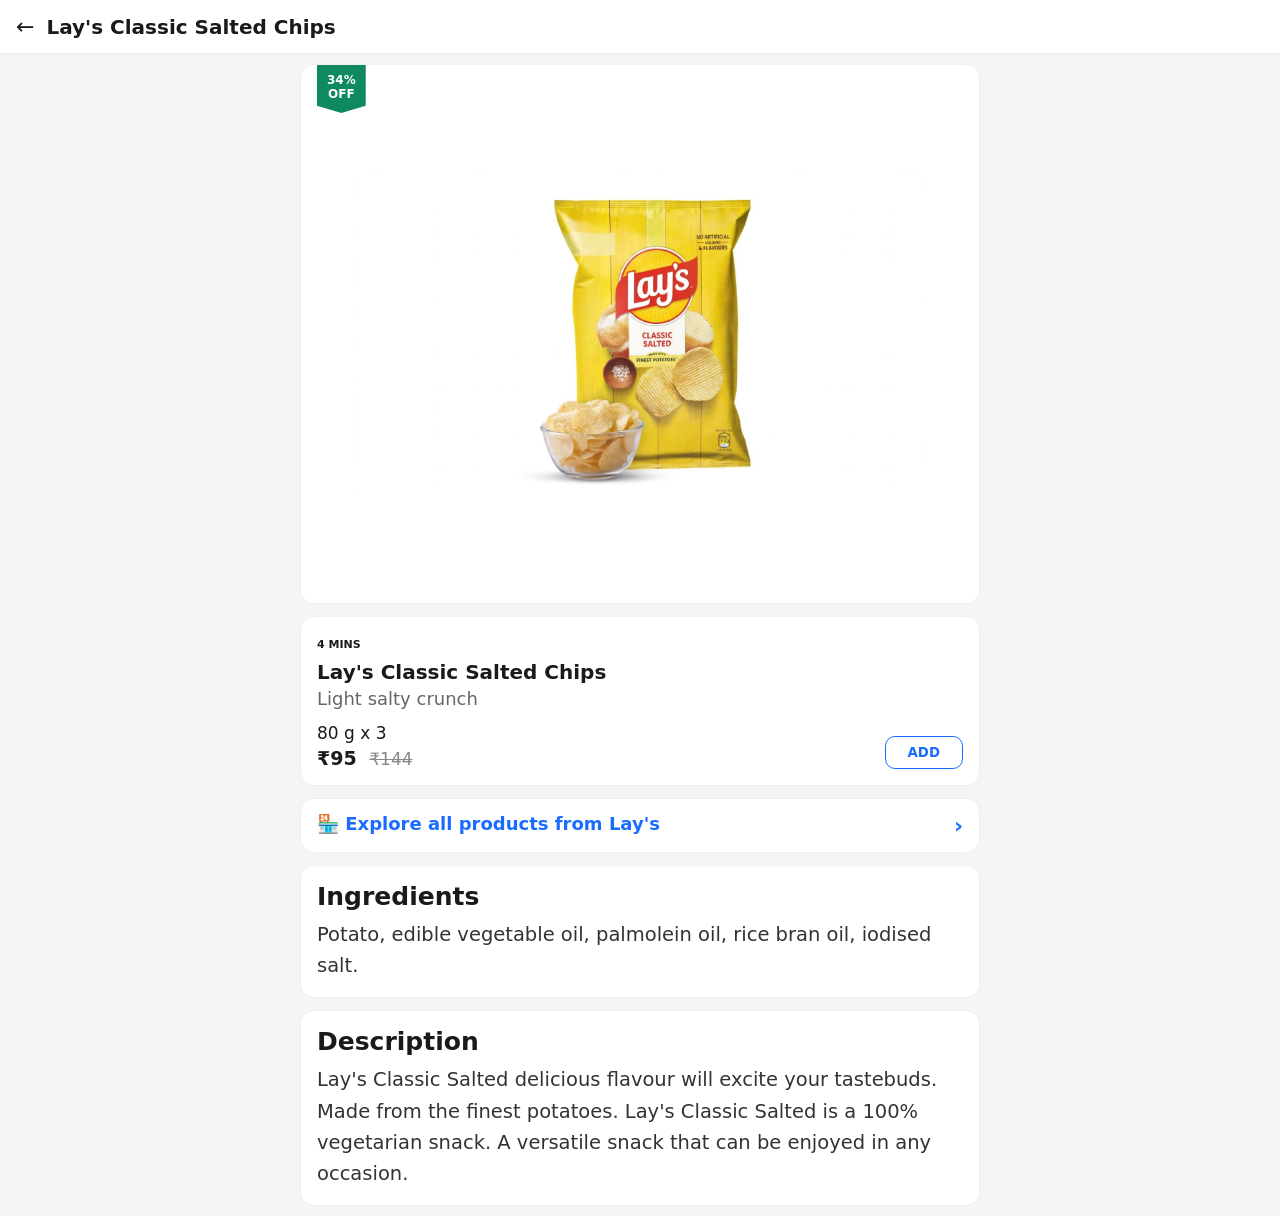
<file: lays.html>
<!DOCTYPE html>
<html lang="en">
<head>
<meta charset="UTF-8">
<meta name="viewport" content="width=device-width, initial-scale=1.0">
<title>Lay's Classic Salted Chips</title>
<link rel="stylesheet" href="lays.css">
</head>
<body>

<div class="header">
  <span>←</span>
  <b>Lay's Classic Salted Chips</b>
</div>

<div class="main">
  
  <div class="img-card">
    <div class="badge">34%<br>OFF</div>
    <img src="./instamart_img/lays11.jpeg" alt="Lays Classic Salted Chips">
  </div>

  <div class="info-card">
    <div class="row">
      <div>
        <span class="mins">4 MINS</span>
        <h2>Lay's Classic Salted Chips</h2>
        <p class="sub">Light salty crunch</p>
        <p class="qty">80 g x 3</p>
        <div class="price">₹95 <s>₹144</s></div>
      </div>
      <button class="add">ADD</button>
    </div>
  </div>

  <div class="link-card">
    🏪 Explore all products from Lay's
    <span>›</span>
  </div>

  <div class="text-card">
    <h3>Ingredients</h3>
    <p>Potato, edible vegetable oil, palmolein oil, rice bran oil, iodised salt.</p>
  </div>

  <div class="text-card">
    <h3>Description</h3>
    <p>Lay's Classic Salted delicious flavour will excite your tastebuds. Made from the finest potatoes. Lay's Classic Salted is a 100% vegetarian snack. A versatile snack that can be enjoyed in any occasion.</p>
  </div>

</div>

</body>
</html>
</file>
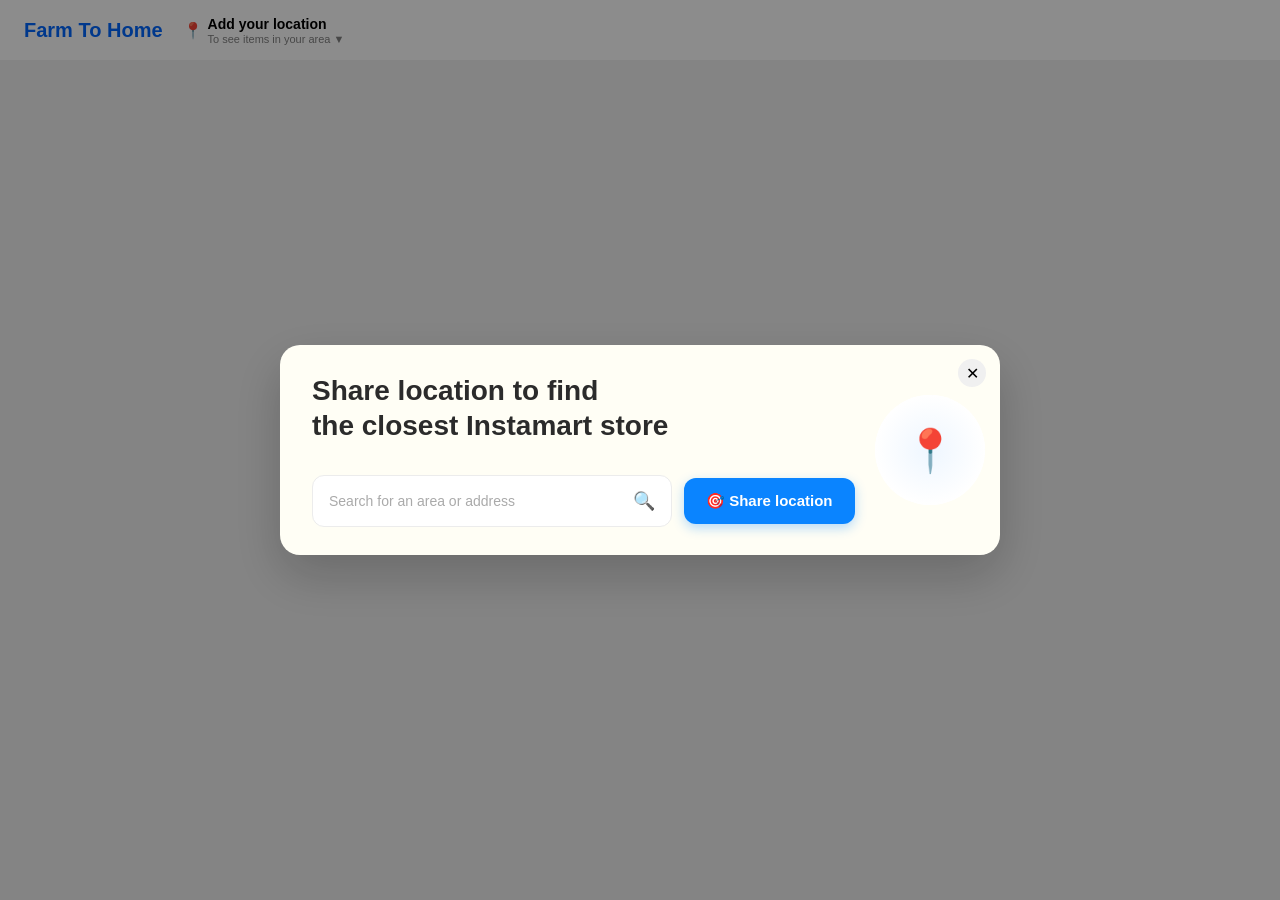
<file: location.html>
<!DOCTYPE html>
<html lang="en">
<head>
<meta charset="UTF-8">
<meta name="viewport" content="width=device-width, initial-scale=1.0">
<title>Location Popup</title>
<style>
*{margin:0; padding:0; box-sizing:border-box; font-family: 'Segoe UI', Arial, sans-serif;}
body{background:#f0f0f0;}

/* NAV - un Farm to Home */
.navbar{
  background:white; padding:14px 24px; display:flex; align-items:center; gap:20px;
}
.logo{font-weight:800; color:#0066ff; font-size:20px;}
.loc-btn{
  cursor:pointer; line-height:1.2; display:flex; align-items:center; gap:5px;
}
.loc-btn b{font-size:14px; color:#000;}
.loc-btn small{font-size:11px; color:gray; display:block;}

/* ===== POPUP DESIGN - ITHU THAN DA UN PHOTO LA IRUKKU ===== */
.overlay{
  position:fixed; inset:0; background:rgba(0,0,0,0.45);
  display:flex; align-items:center; justify-content:center; z-index:999;
}
.modal{
  background:#FFFEF5; width:90%; max-width:720px; border-radius:20px;
  padding:28px 28px 28px 32px; position:relative;
  box-shadow:0 20px 50px rgba(0,0,0,0.2);
  display:flex; justify-content:space-between; align-items:center; gap:20px;
}
.close{
  position:absolute; top:14px; right:14px; width:28px; height:28px;
  border:none; background:#f0f0f0; border-radius:50%; cursor:pointer; font-size:16px;
}
.left h2{
  font-size:28px; font-weight:700; color:#2b2b2b; line-height:1.25; max-width:420px;
}
.search-row{
  display:flex; gap:12px; margin-top:32px; align-items:center;
}
.input-box{
  display:flex; align-items:center; background:white; border:1.5px solid #ececec;
  border-radius:12px; padding:14px 16px; width:360px;
}
.input-box input{
  border:none; outline:none; width:100%; font-size:14px; color:#333;
}
.input-box input::placeholder{color:#aaa;}
.input-box span{color:#aaa; font-size:18px;}

.share-btn{
  background:#0A84FF; color:white; border:none; border-radius:12px;
  padding:14px 22px; font-weight:700; font-size:15px; cursor:pointer;
  display:flex; align-items:center; gap:8px; white-space:nowrap;
  box-shadow:0 4px 12px rgba(10,132,255,0.3);
}
.share-btn:hover{background:#0066d6;}

.map-icon{
  width:110px; height:110px; min-width:110px; background:#fff;
  border-radius:50%; display:grid; place-items:center; position:relative;
}
.map-icon::before{
  content:''; position:absolute; inset:0; border-radius:50%;
  background:radial-gradient(circle, #eef6ff 0%, #ffffff 70%);
  z-index:0;
}
.map-icon span{font-size:42px; z-index:1; position:relative;}

/* Mobile */
@media(max-width:650px){
  .modal{flex-direction:column; align-items:flex-start;}
  .search-row{flex-direction:column; width:100%;}
  .input-box, .share-btn{width:100%; justify-content:center;}
  .map-icon{display:none;}
  .left h2{font-size:22px;}
}
</style>
</head>
<body>

<div class="navbar">
  <div class="logo">Farm To Home</div>
  <div class="loc-btn" id="openBtn">
    <div>📍</div>
    <div>
      <b>Add your location</b>
      <small>To see items in your area ▼</small>
    </div>
  </div>
</div>

<!-- LOCATION POPUP -->
<div class="overlay" id="modal">
  <div class="modal">
    <button class="close" id="closeBtn">✕</button>
    
    <div class="left">
      <h2>Share location to find<br>the closest Instamart store</h2>
      
      <div class="search-row">
        <div class="input-box">
          <input type="text" placeholder="Search for an area or address">
          <span>🔍</span>
        </div>
        <button class="share-btn">🎯 Share location</button>
      </div>
    </div>

    <div class="map-icon"><span>📍</span></div>
  </div>
</div>

<script>
  const modal = document.getElementById('modal');
  document.getElementById('closeBtn').onclick = () => modal.style.display='none';
  document.getElementById('openBtn').onclick = () => modal.style.display='flex';
  modal.onclick = (e) => { if(e.target === modal) modal.style.display='none'; }
</script>

</body>
</html>
</file>
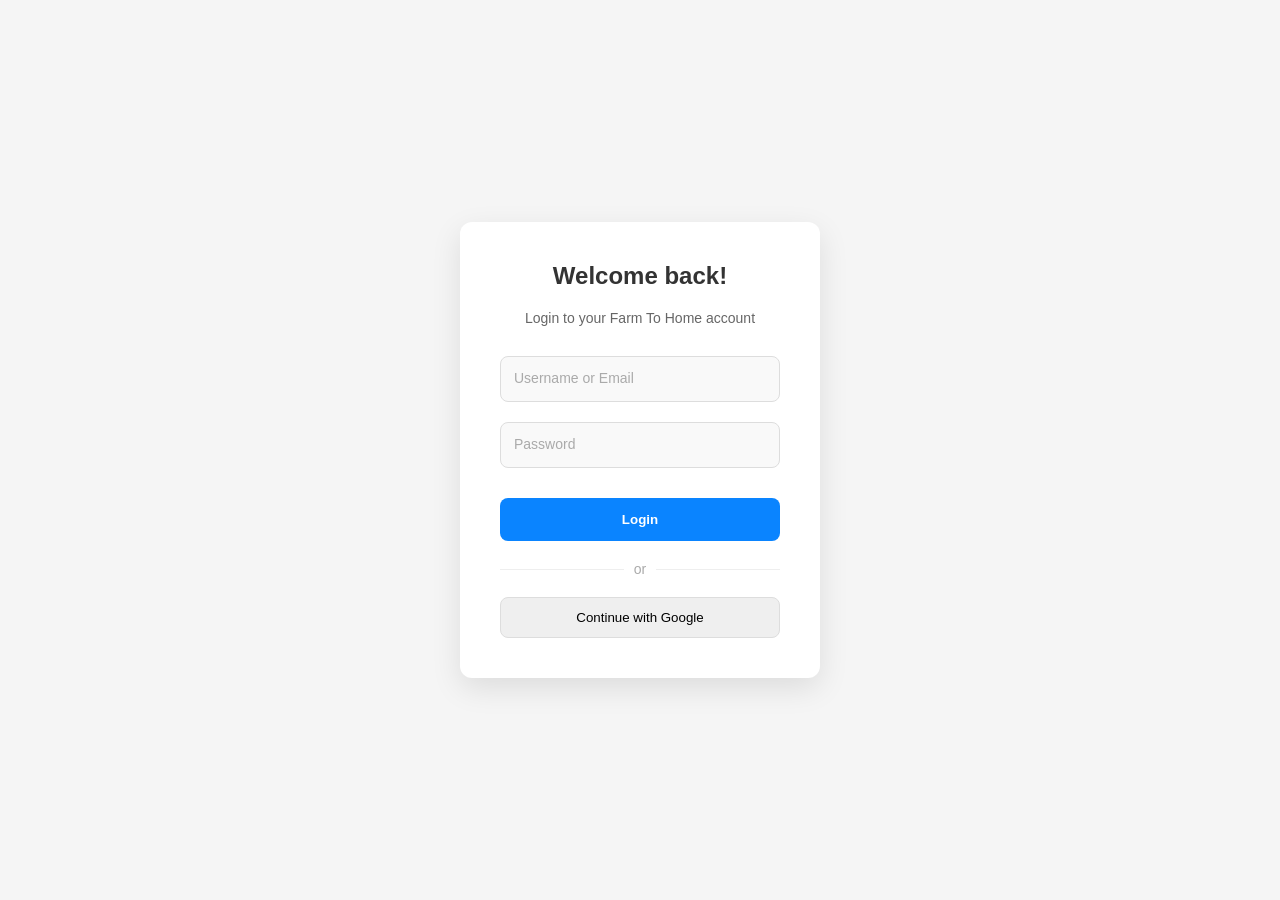
<file: login.html>
<!DOCTYPE html>
<html lang="en">
<head>
<meta charset="UTF-8">
<meta name="viewport" content="width=device-width, initial-scale=1.0">
<title>Login - Farm To Home</title>
<style>
*{margin:0; padding:0; box-sizing:border-box; font-family: Arial;}
body{background:#f5f5f5; display:flex; align-items:center; justify-content:center; min-height:100vh;}
.login-box{
  background:white; width:360px; padding:40px; border-radius:12px;
  box-shadow:0 10px 30px rgba(0,0,0,0.1); text-align:center;
}
.login-box h1{font-size:24px; margin-bottom:20px; color:#333;}
.login-box p{font-size:14px; color:#666; margin-bottom:30px;}

.input-field{
  position:relative; margin-bottom:20px;
}
.input-field input{
  width:100%; padding:14px; border:1px solid #ddd; border-radius:8px;
  outline:none; font-size:14px; background:#f9f9f9;
}
.input-field label{
  position:absolute; left:14px; top:14px; color:#aaa; font-size:14px;
  transition:0.2s; pointer-events:none;
}
.input-field input:focus + label,
.input-field input:not(:placeholder-shown) + label{
  top:-8px; left:10px; background:white; padding:0 4px; font-size:12px;
}

.login-btn{
  width:100%; padding:14px; background:#0A84FF; color:white; border:none;
  border-radius:8px; font-weight:bold; cursor:pointer; margin-top:10px;
}
.login-btn:hover{background:#0066d6;}

.divider{margin:20px 0; display:flex; align-items:center; gap:10px;}
.divider span{color:#aaa; font-size:14px;}
.divider::before, .divider::after{
  content:''; flex:1; height:1px; background:#eee;
}

.google-btn{
  width:100%; padding:12px; border:1px solid #ddd; border-radius:8px;
  display:flex; align-items:center; justify-content:center; gap:10px; cursor:pointer;
}
.google-btn img{width:20px;}
</style>
</head>
<body>

<div class="login-box">
  <h1>Welcome back!</h1>
  <p>Login to your Farm To Home account</p>
  
  <div class="input-field">
    <input type="text" id="username" placeholder=" ">
    <label for="username">Username or Email</label>
  </div>
  
  <div class="input-field">
    <input type="password" id="password" placeholder=" ">
    <label for="password">Password</label>
  </div>
  
  <button class="login-btn">Login</button>
  
  <div class="divider"><span>or</span></div>
  
  <button class="google-btn">
    
    Continue with Google
  </button>
</div>

</body>
</html>
</file>
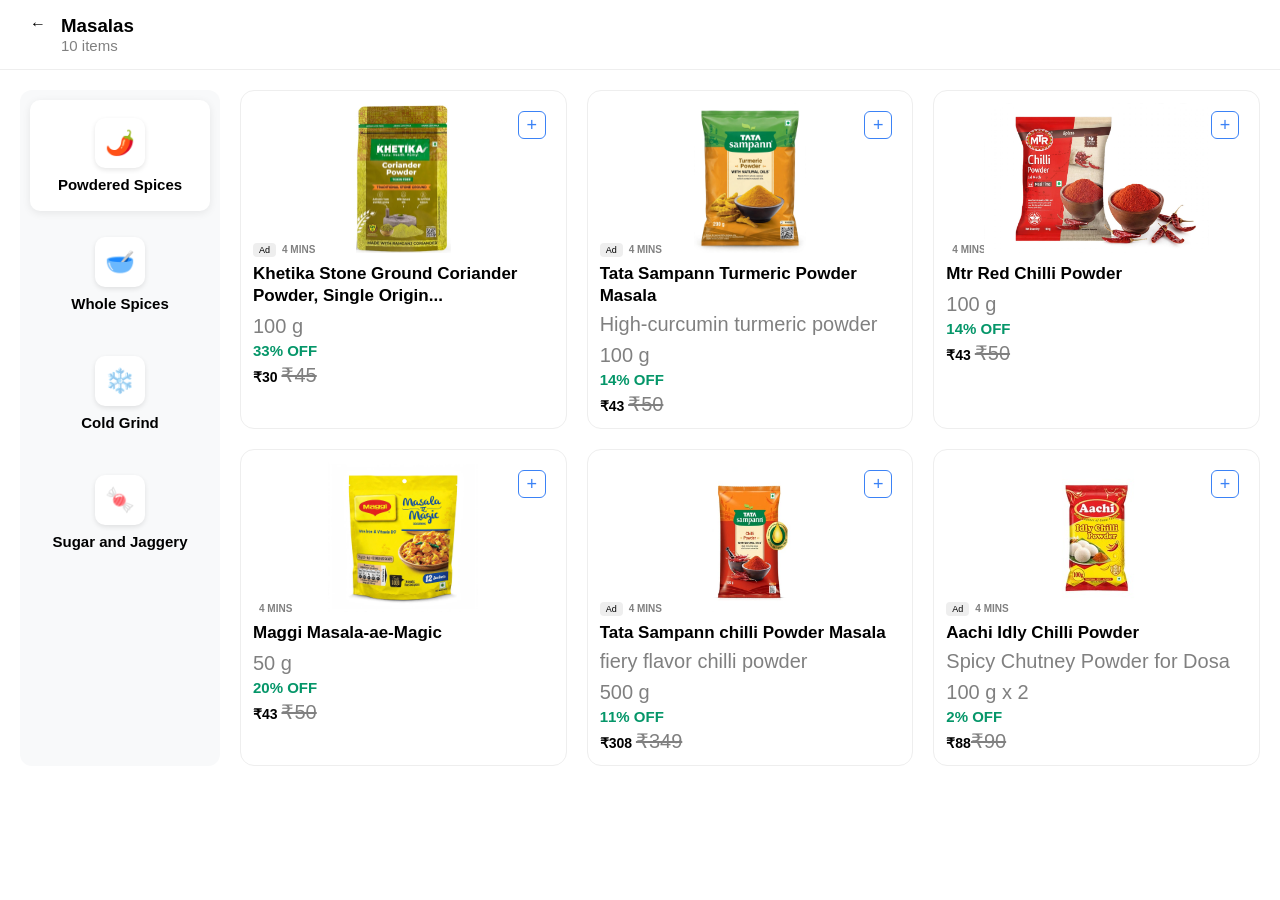
<file: masalas.html>
<!DOCTYPE html>
<html>
<head>
<meta name="viewport" content="width=device-width, initial-scale=1.0">
<link rel="stylesheet" href="masalas.css">
<title>Masalas - 1649 items</title>
</head>
<body>

<div class="header">
  <span>←</span>
  <div><h3>Masalas</h3><p>10 items</p></div>
</div>

<div class="main">
  <!-- SIDEBAR -->
  <aside class="sidebar">
    <div class="cat active">
      <div class="icon-box">🌶️</div>
      <p>Powdered Spices</p>
    </div>
    <div class="cat">
      <div class="icon-box">🥣</div>
      <p>Whole Spices</p>
    </div>
    <div class="cat">
      <div class="icon-box">❄️</div>
      <p>Cold Grind</p>
    </div>
    <div class="cat">
      <div class="icon-box">🍬</div>
      <p>Sugar and Jaggery</p>
    </div>
  </aside>

  <!-- PRODUCTS -->
  <section class="products">
    <div class="grid">
      <div class="card">
        <div class="img-box"><img src="./instamart_img/masalas11.jpeg"><button class="plus">+</button></div><br><br>
        <span class="ad">Ad</span><span class="time">4 MINS</span>
        <h4>Khetika Stone Ground Coriander Powder, Single Origin...</h4>
        <p class="qty">100 g</p>
        <p class="off">33% OFF</p>
        <p class="price">₹30 <del>₹45</del></p>
      </div>

      <div class="card">
        <div class="img-box"><img src="./instamart_img/masalas2.jpeg"><button class="plus">+</button></div><br><br>
        <span class="ad">Ad</span><span class="time">4 MINS</span>
        <h4>Tata Sampann Turmeric Powder Masala</h4>
        <p class="sub">High-curcumin turmeric powder</p>
        <p class="qty">100 g</p>
        <p class="off">14% OFF</p>
        <p class="price">₹43 <del>₹50</del></p>
      </div>

      <div class="card">
        <div class="img-box"><img src="./instamart_img/masalas3.jpeg"><button class="plus">+</button></div><br><br>
        <span class="time">4 MINS</span>
        <h4>Mtr Red Chilli Powder</h4>
         <p class="qty">100 g</p>
        <p class="off">14% OFF</p>
        <p class="price">₹43 <del>₹50</del></p>
      </div>

      <div class="card">
        <div class="img-box"><img src="./instamart_img/masalas4.jpeg"><button class="plus">+</button></div><br><br>
        <span class="time">4 MINS</span>
        <h4>Maggi Masala-ae-Magic</h4>
         <p class="qty">50 g</p>
        <p class="off">20% OFF</p>
        <p class="price">₹43 <del>₹50</del></p>
      </div>
      <div class="card">
        <div class="img-box"><img src="./instamart_img/masalas5.jpeg"><button class="plus">+</button></div><br><br>
        <span class="ad">Ad</span><span class="time">4 MINS</span>
        <h4>Tata Sampann chilli Powder Masala</h4>
        <p class="sub">fiery flavor chilli powder</p>
        <p class="qty">500 g</p>
        <p class="off">11% OFF</p>
        <p class="price">₹308 <del>₹349</del></p>
      </div>
      <div class="card">
        <div class="img-box"><img src="./instamart_img/masalas7.jpeg"><button class="plus">+</button></div><br><br>
        <span class="ad">Ad</span><span class="time">4 MINS</span>
        <h4>Aachi Idly Chilli Powder</h4>
        <p class="sub">Spicy Chutney Powder for Dosa</p>
        <p class="qty">100 g x 2</p>
        <p class="off">2% OFF</p>
        <p class="price">₹88<del>₹90</del></p>
      </div>
        
      </div>
    </div>
  </section>
</div>

</body>
</html>
</file>
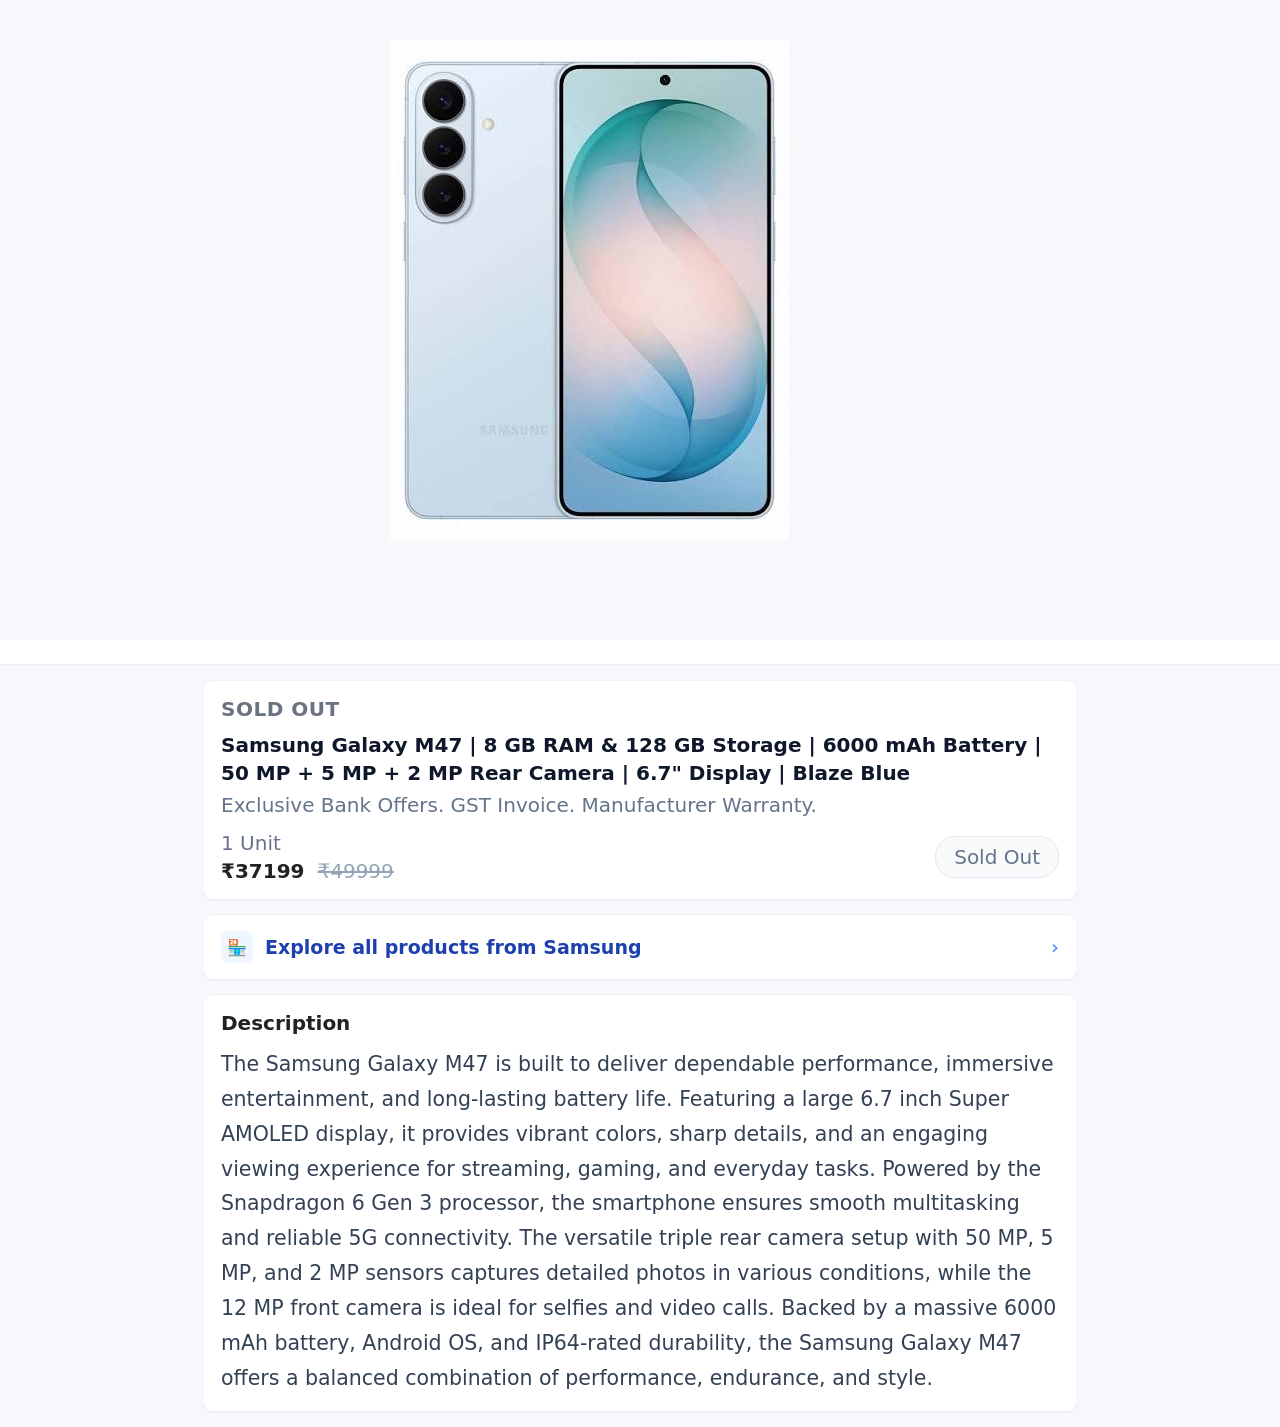
<file: mobile.html>
<!DOCTYPE html>
<html lang="en">
<head>
<meta charset="UTF-8">
<meta name="viewport" content="width=device-width, initial-scale=1.0">
<title>Samsung Galaxy M47</title>
<link rel="stylesheet" href="mobile.css">
</head>
<body>
  
<div class="container1">
  <img src="./instamart_img/mobile3.jpeg" >
</div>
<div class="top-bar">
  

  
  
</div>

<div class="container">
  <div class="card">
    <span class="sold-badge">SOLD OUT</span>
    <h2>Samsung Galaxy M47 | 8 GB RAM & 128 GB Storage | 6000 mAh Battery | 50 MP + 5 MP + 2 MP Rear Camera | 6.7" Display | Blaze Blue</h2>
    <p class="sub">Exclusive Bank Offers. GST Invoice. Manufacturer Warranty.</p>
    
    <div class="price-row">
      <div>
        <p class="unit">1 Unit</p>
        <p class="price">₹37199 <del>₹49999</del></p>
      </div>
      <button class="sold-btn">Sold Out</button>
    </div>
  </div>

  <div class="card">
    <div class="explore">
      <span class="shop">🏪</span>
      <p>Explore all products from Samsung</p>
      <span class="arrow">›</span>
    </div>
  </div>

  <div class="card">
    <h3>Description</h3>
    <p class="desc">
      The Samsung Galaxy M47 is built to deliver dependable performance, immersive entertainment, and long-lasting battery life. Featuring a large 6.7 inch Super AMOLED display, it provides vibrant colors, sharp details, and an engaging viewing experience for streaming, gaming, and everyday tasks. Powered by the Snapdragon 6 Gen 3 processor, the smartphone ensures smooth multitasking and reliable 5G connectivity. The versatile triple rear camera setup with 50 MP, 5 MP, and 2 MP sensors captures detailed photos in various conditions, while the 12 MP front camera is ideal for selfies and video calls. Backed by a massive 6000 mAh battery, Android OS, and IP64-rated durability, the Samsung Galaxy M47 offers a balanced combination of performance, endurance, and style.
    </p>
  </div>
</div>

</body>
</html>
</file>
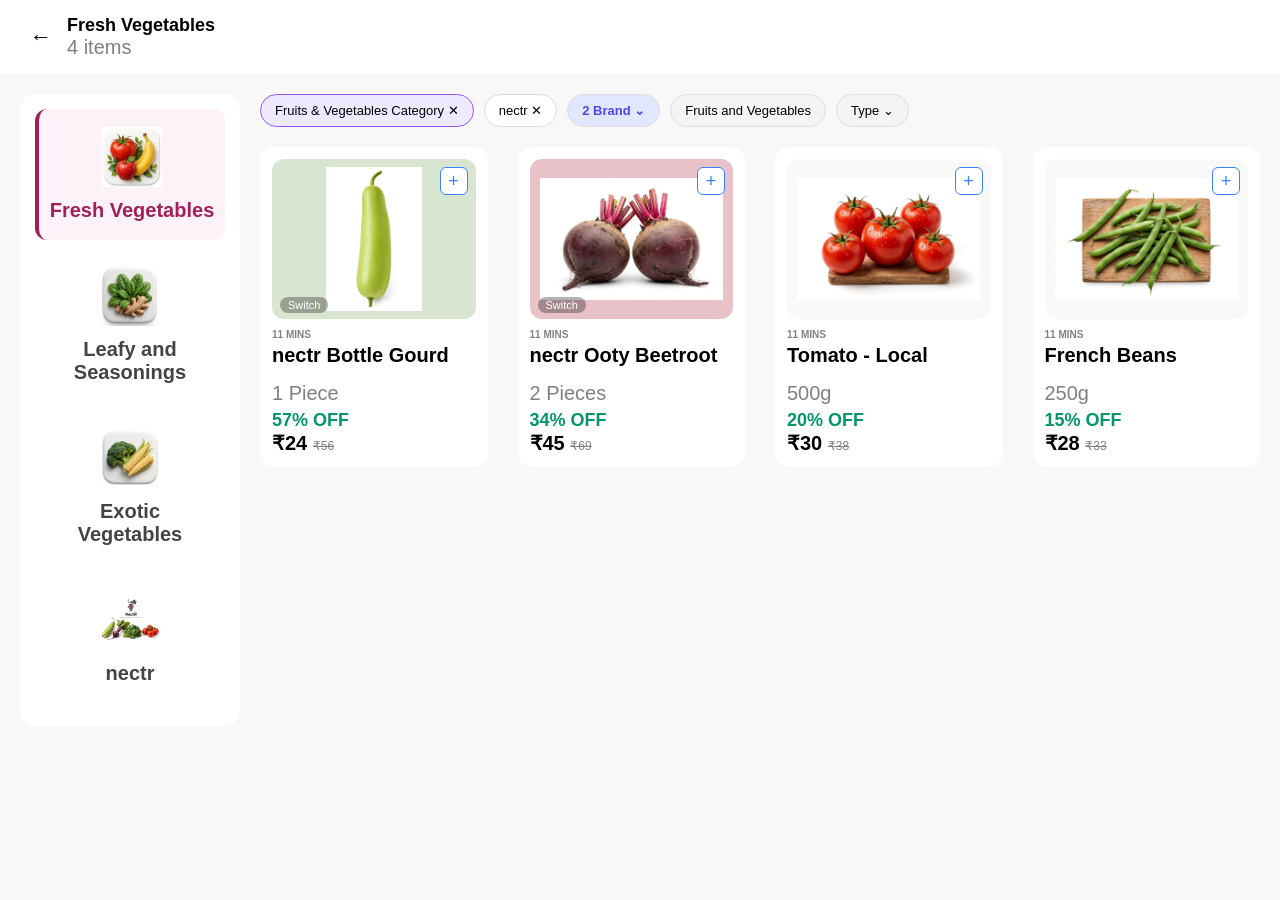
<file: page1.html>
<!DOCTYPE html>
<html>
<head>
  <meta name="viewport" content="width=device-width, initial-scale=1.0">
  <link rel="stylesheet" href="./page1.css">
  <title>Fresh Vegetables - 888 items</title>
</head>
<body>

<!-- Top Header -->
<div class="top-bar">
  <span class="back">←</span>
  <div>
    <h3>Fresh Vegetables</h3>
    <p>4 items</p>
  </div>
</div>

<div class="main-layout">
  
  <!-- LEFT SIDEBAR -->
  <aside class="sidebar">
    <div class="side-item active">
      <img src="./instamart_img/veg1.jpeg">
      <p>Fresh Vegetables</p>
    </div>
    <div class="side-item">
      <img src="./instamart_img/veg2.jpeg">
      <p>Leafy and Seasonings</p>
    </div>
    <div class="side-item">
      <img src="./instamart_img/veg3.jpeg">
      <p>Exotic Vegetables</p>
    </div>
    <div class="side-item">
      <img src="./instamart_img/veg4.jpeg">
      <p>nectr</p>
    </div>
  </aside>

  <!-- RIGHT CONTENT -->
  <section class="content">
    
    <!-- Filters -->
    <div class="filters">
      <button class="filter-btn active">Fruits & Vegetables Category ✕</button>
      <button class="filter-btn">nectr ✕</button>
      <button class="filter-btn blue">2 Brand ⌄</button>
      <button class="filter-btn light">Fruits and Vegetables</button>
      <button class="filter-btn light">Type ⌄</button>
    </div>

    <!-- Products Grid -->
    <div class="products">
      
      <div class="product-card">
        <div class="img-box green-bg">
          <img src="./instamart_img/fresh1.jpeg" alt="Bottle Gourd">
          <span class="switch">Switch</span>
          <button class="add">+</button>
        </div>
        <p class="time">11 MINS</p>
        <h4>nectr Bottle Gourd</h4>
        <p class="qty">1 Piece</p>
        <p class="off">57% OFF</p>
        <p class="price">₹24 <span>₹56</span></p>
      </div>

      <div class="product-card">
        <div class="img-box pink-bg">
          <img src="./instamart_img/fresh2.jpeg" alt="Beetroot">
          <span class="switch">Switch</span>
          <button class="add">+</button>
        </div>
        <p class="time">11 MINS</p>
        <h4>nectr Ooty Beetroot</h4>
        <p class="qty">2 Pieces</p>
        <p class="off">34% OFF</p>
        <p class="price">₹45 <span>₹69</span></p>
      </div>

      <div class="product-card">
        <div class="img-box">
          <img src="./instamart_img/fresh3.jpeg" alt="Tomato">
          <button class="add">+</button>
        </div>
        <p class="time">11 MINS</p>
        <h4>Tomato - Local</h4>
        <p class="qty">500g</p>
        <p class="off">20% OFF</p>
        <p class="price">₹30 <span>₹38</span></p>
      </div>
 <div class="product-card">
        <div class="img-box">
          <img src="./instamart_img/fresh4.jpeg" alt="Beans">
          <button class="add">+</button>
        </div>
        <p class="time">11 MINS</p>
        <h4>French Beans</h4>
        <p class="qty">250g</p>
        <p class="off">15% OFF</p>
        <p class="price">₹28 <span>₹33</span></p>
      </div>

    </div>
  </section>
  

   

     
    </div>
  </section>
</div>

</body>
</html>
</file>
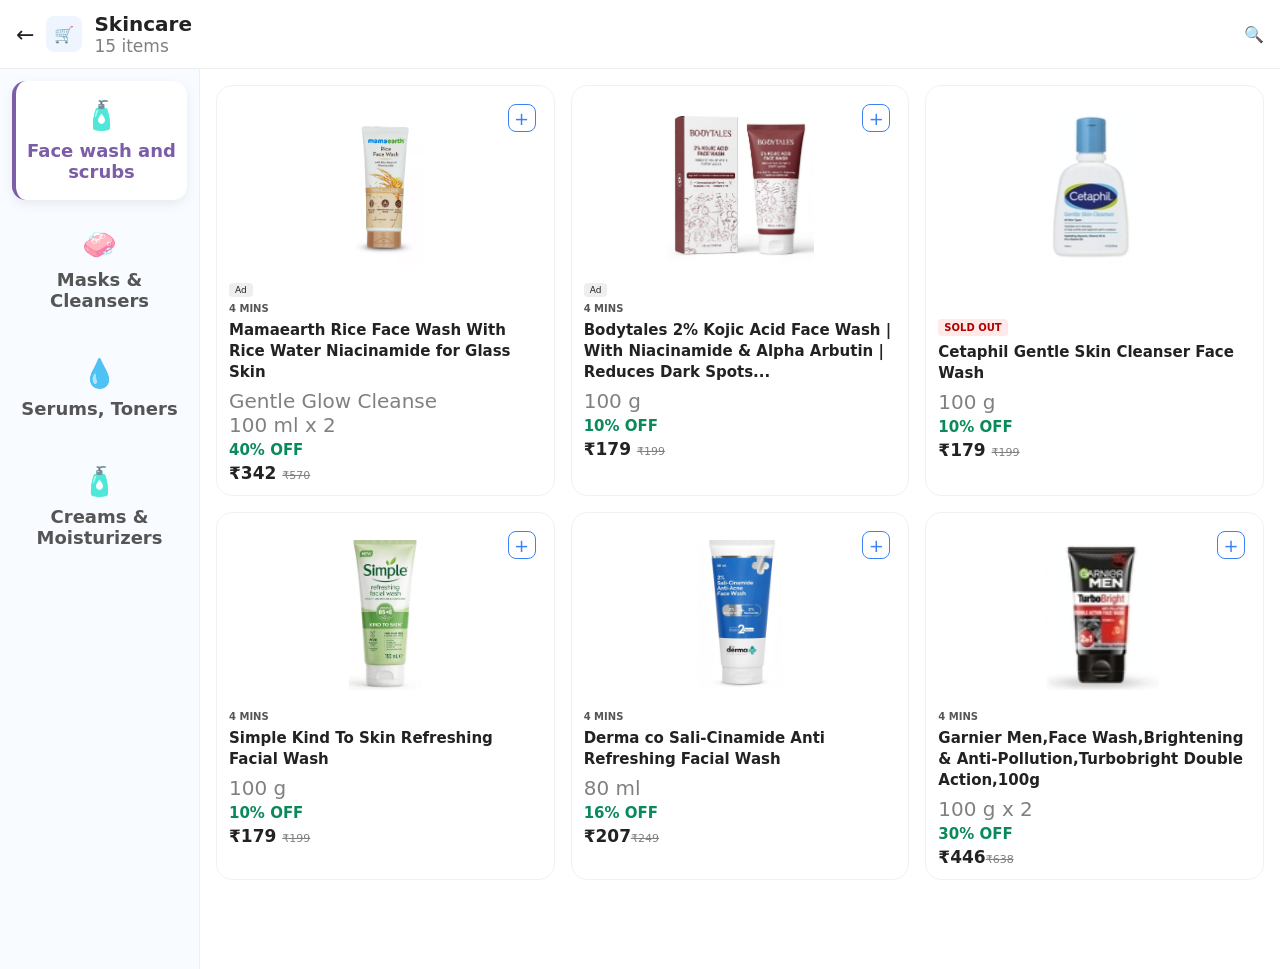
<file: skincare.html>
<!DOCTYPE html>
<html lang="en">
<head>
<meta charset="UTF-8">
<meta name="viewport" content="width=device-width, initial-scale=1.0">
<title>Skincare - 1113 items</title>
<link rel="stylesheet" href="skincare.css">
</head>
<body>

<header class="top">
  <div class="left">
    <span>←</span>
    <div class="icon">🛒</div>
    <div><h3>Skincare</h3><p>15 items</p></div>
  </div>
  <div class="search">🔍</div>
</header>

<div class="main">
  <aside class="sidebar">
    <div class="cat active"><span>🧴</span><p>Face wash and scrubs</p></div>
    <div class="cat"><span>🧼</span><p>Masks & Cleansers</p></div>
    <div class="cat"><span>💧</span><p>Serums, Toners</p></div>
    <div class="cat"><span>🧴</span><p>Creams & Moisturizers</p></div>
  </aside>

  <section class="products">
    <div class="grid">
      <div class="card">
        <div class="img-box"><img src="./instamart_img/mamaearth.jpeg"><button>+</button></div>
        <span class="ad">Ad</span><p class="time">4 MINS</p>
        <h4>Mamaearth Rice Face Wash With Rice Water Niacinamide for Glass Skin</h4>
        <p class="sub">Gentle Glow Cleanse</p><p class="qty">100 ml x 2</p>
        <p class="off">40% OFF</p><p class="price">₹342 <del>₹570</del></p>
      </div>
      <div class="card">
        <div class="img-box"><img src="./instamart_img/body.jpeg"><button>+</button></div>
        <span class="ad">Ad</span><p class="time">4 MINS</p>
        <h4>Bodytales 2% Kojic Acid Face Wash | With Niacinamide & Alpha Arbutin | Reduces Dark Spots...</h4>
        <p class="qty">100 g</p><p class="off">10% OFF</p><p class="price">₹179 <del>₹199</del></p>
      </div>
      <div class="card">
        <div class="img-box"><img src="./instamart_img/cstaphil.jpg"></div><br><br>
        <p class="sold">SOLD OUT</p><h4>Cetaphil Gentle Skin Cleanser Face Wash</h4>
          <p class="qty">100 g</p><p class="off">10% OFF</p><p class="price">₹179 <del>₹199</del></p>
      </div>
      <div class="card">
        <div class="img-box"><img src="./instamart_img/simple.jpeg"><button>+</button></div>
        <p class="time">4 MINS</p><h4>Simple Kind To Skin Refreshing Facial Wash</h4>
          <p class="qty">100 g</p><p class="off">10% OFF</p><p class="price">₹179 <del>₹199</del></p>
      </div>
       <div class="card">
        <div class="img-box"><img src="./instamart_img/derma.jpg"><button>+</button></div>
        <p class="time">4 MINS</p><h4>Derma co Sali-Cinamide Anti Refreshing Facial Wash</h4>
          <p class="qty">80 ml</p><p class="off">16% OFF</p><p class="price">₹207<del>₹249</del></p>
      </div>
       <div class="card">
        <div class="img-box"><img src="./instamart_img/menfacewash.jpeg"><button>+</button></div>
        <p class="time">4 MINS</p><h4>Garnier Men,Face Wash,Brightening & Anti-Pollution,Turbobright Double Action,100g</h4>
          <p class="qty">100 g x 2</p><p class="off">30% OFF</p><p class="price">₹446<del>₹638</del></p>
      </div>
    </div>
  </section>
</div>

</body>
</html>
</file>
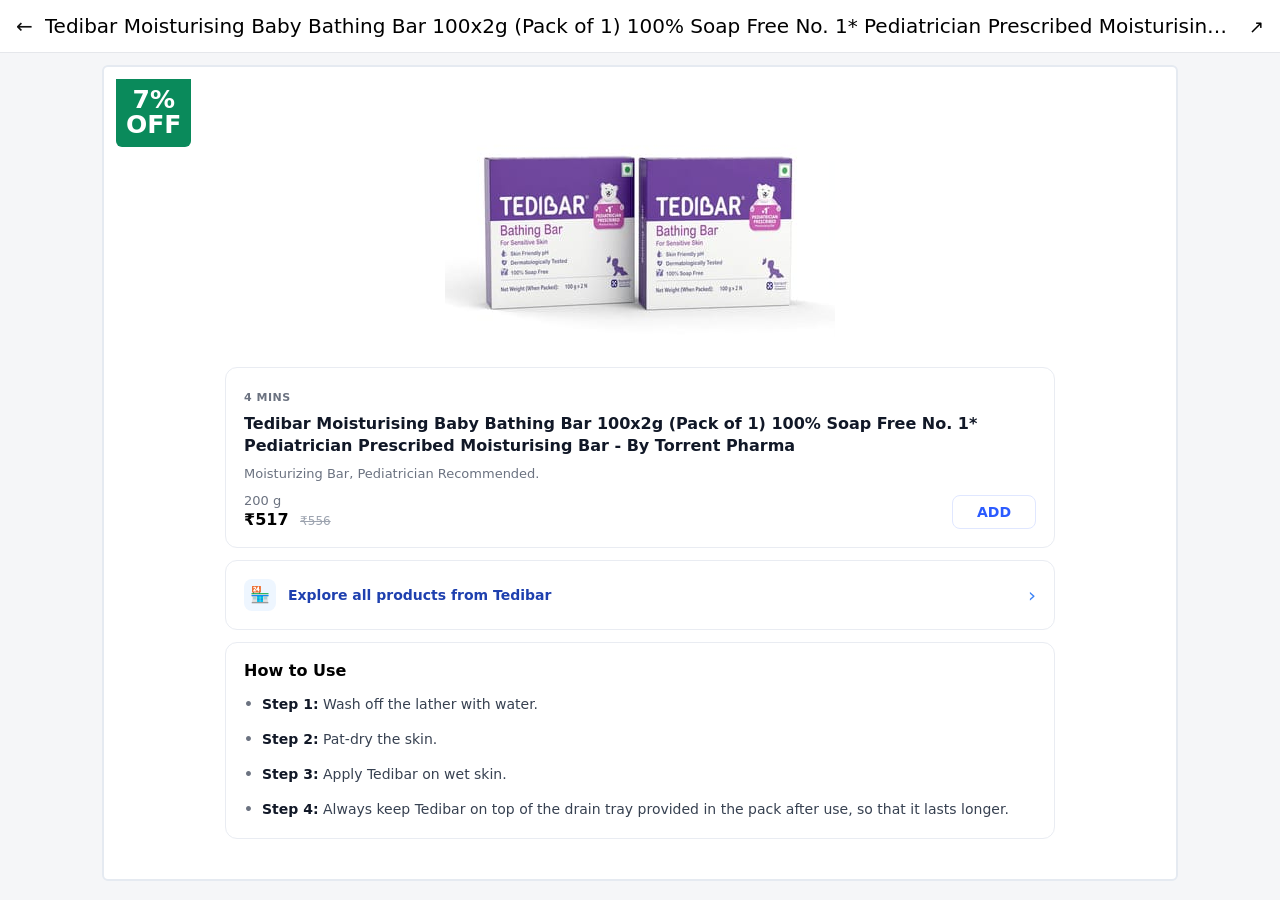
<file: teddybar.html>
<!DOCTYPE html>
<html lang="en">
<head>
  <meta charset="UTF-8">
  <meta name="viewport" content="width=device-width, initial-scale=1.0">
  <title>Tedibar Moisturising Baby Bathing Bar</title>
  <link rel="stylesheet" href="teddybar.css">
</head>
<body>

  <header class="topbar">
    <a href="#" class="back">←</a>
    <h1>Tedibar Moisturising Baby Bathing Bar 100x2g (Pack of 1) 100% Soap Free No. 1* Pediatrician Prescribed Moisturising Bar - B...</h1>
    <span class="share">↗</span>
  </header>

  <main class="main">
    <div class="image-card">
      <div class="off-badge">7%<br>OFF</div>
      <img 
        src="./instamart_img/teddybar.jpeg">
     
      
  <!-- ITHAN DA NE ANUPINA SCREENSHOT - CONTINUE -->
  <div class="main-wrap">

    <div class="card">
      <span class="time">4 MINS</span>
      <h2>Tedibar Moisturising Baby Bathing Bar 100x2g (Pack of 1) 100% Soap Free No. 1* Pediatrician Prescribed Moisturising Bar - By Torrent Pharma</h2>
      <p class="sub">Moisturizing Bar, Pediatrician Recommended.</p>
      
      <div class="bottom-row">
        <div>
          <p class="gram">200 g</p>
          <p class="price">₹517 <del>₹556</del></p>
        </div>
        <button class="add-btn">ADD</button>
      </div>
    </div>

    <div class="card explore-card">
      <div class="icon">🏪</div>
      <p>Explore all products from Tedibar</p>
      <span class="arrow">›</span>
    </div>

    <div class="card">
      <h3>How to Use</h3>
      <ul class="use-list">
        <li><span>Step 1:</span> Wash off the lather with water.</li>
        <li><span>Step 2:</span> Pat-dry the skin.</li>
        <li><span>Step 3:</span> Apply Tedibar on wet skin.</li>
        <li><span>Step 4:</span> Always keep Tedibar on top of the drain tray provided in the pack after use, so that it lasts longer.</li>
      </ul>
    </div>

  </div>

</body>
</html>
    </div>
  </main>

</body>
</html>
</file>
<file: lays.css>
/* RESET */
* {
  margin: 0;
  padding: 0;
  box-sizing: border-box;
  font-family: system-ui, sans-serif;
}

body {
  background: #f5f5f7;
  color: #1a1a1a;
}

/* HEADER */
.header {
  position: sticky;
  top: 0;
  background: #fff;
  padding: 14px 16px;
  display: flex;
  gap: 12px;
  align-items: center;
  border-bottom: 1px solid #eee;
  z-index: 10;
}

.header span {
  font-size: 22px;
  cursor: pointer;
}

.header b {
  font-size:20px;
}

/* MAIN WRAPPER */
.main {
  max-width: 700px;
  margin: 0 auto;
  padding: 10px;
  display: flex;
  flex-direction: column;
  gap: 12px;
}

/* IMAGE CARD */
.img-card {
  position: relative;
  background: #fff;
  border-radius: 14px;
  border: 1px solid #eef0f3;
  padding: 20px;
  height: 60vh;
  display: flex;
  align-items: center;
  justify-content: center;
}

.badge {
  position: absolute;
  top: 0;
  left: 16px;
  background: #0e8a5e;
  color: #fff;
  font-size: 12px;
  font-weight: 800;
  padding: 8px 10px 12px;
  text-align: center;
  border-radius: 0 0 4px 4px;
  clip-path: polygon(0 0, 100% 0, 100% 85%, 50% 100%, 0 85%);
}

.img-card img {
  max-width: 90%;
  max-height: 90%;
  object-fit: contain;
}

/* INFO CARD */
.info-card {
  background: #fff;
  border-radius: 14px;
  padding: 16px;
  border: 1px solid #eef0f3;
}

.row {
  display: flex;
  justify-content: space-between;
  align-items: flex-end;
}

.mins {
  font-size: 11px;
  font-weight: 700;
}

.info-card h2 {
  font-size:20px;
  margin: 8px 0 4px;
}

.sub {
  font-size:18px;
  color: #666;
}

.qty {
  font-size:17px;
  margin-top: 14px;
  font-weight: 500;
}

.price {
  font-size: 19px;
  font-weight: 800;
  margin-top: 4px;
}

.price s {
  font-size: 17px;
  color: #888;
  font-weight: 400;
  margin-left: 6px;
}

.add {
  background: #fff;
  border: 1.5px solid #1a6cff;
  color: #1a6cff;
  font-weight: 700;
  padding: 8px 22px;
  border-radius: 10px;
  cursor: pointer;
}

/* LINK CARD */
.link-card {
  background: #fff;
  border-radius: 14px;
  padding: 14px 16px;
  border: 1px solid #eef0f3;
  display: flex;
  gap: 10px;
  font-size: 18px;
  font-weight: 600;
  color: #1a6cff;
}

.link-card span:last-child {
  margin-left: auto;
  font-size: 22px;
}

/* TEXT CARD */
.text-card {
  background: #fff;
  border-radius: 14px;
  padding: 16px;
  border: 1px solid #eef0f3;
}

.text-card h3 {
  font-size: 25px;
  margin-bottom: 8px;
}

.text-card p {
  font-size: 19.5px;
  line-height: 1.6;
  color: #333;
}

/* MOBILE RESPONSIVE */
@media (max-width: 480px) {
  .img-card {
    height: 50vh;
  }
}
</file>
<file: masalas.css>
*{margin:0;padding:0;box-sizing:border-box;font-family:sans-serif}
body{background:#fff}
.header{display:flex;gap:15px;padding:15px 30px;border-bottom:1px solid #eee}
.header p{color:gray;font-size:15px}
.main{display:flex;gap:20px;padding:20px}
.sidebar{width:200px;background:#f8f9fa;border-radius:12px;padding:10px}
.cat{text-align:center;padding:18px 10px;border-radius:10px;cursor:pointer;margin-bottom:8px}
.cat.active{background:#fff;box-shadow:0 2px 8px rgba(0,0,0,.08)}
.icon-box{width:50px;height:50px;background:white;border-radius:10px;display:grid;place-items:center;margin:0 auto;font-size:24px;box-shadow:0 2px 5px rgba(0,0,0,.1)}
.cat p{font-size:15px;margin-top:8px;font-weight:600}
.products{flex:1}
.grid{display:grid;grid-template-columns:repeat(3,1fr);gap:20px}
.card{background:white;border:1px solid #eee;border-radius:14px;padding:12px;position:relative}
.img-box{height:100px;display:grid;place-items:center;position:relative}
.img-box img{width:80%;height:150px;object-fit:contain}
.plus{position:absolute;top:8px;right:8px;width:28px;height:28px;border:1px solid #3b82f6;color:#3b82f6;background:white;border-radius:6px;font-size:18px}
.ad{font-size:9px;background:#eee;padding:2px 6px;border-radius:4px}
.time{font-size:10px;color:gray;font-weight:700;margin-left:6px}
.card h4{font-size:17px;margin:6px 0;line-height:1.3}
.sub{font-size:20px;color:gray}
.qty{font-size:20px;color:gray;margin-top:8px}
.off{color:#059669;font-weight:700;font-size:15px;margin:4px 0}
.price{font-weight:700;font-size:14px}
.price del{color:gray;font-weight:400;font-size:20px}

@media(max-width:768px){
  .main{flex-direction:column;padding:10px}
  .sidebar{width:100%;display:flex;overflow-x:auto;gap:10px}
  .cat{min-width:100px}
  .grid{grid-template-columns:repeat(2,1fr);gap:10px}
  .header{padding:12px 15px}
}
</file>
<file: mobile.css>
*{margin:0;padding:0;box-sizing:border-box;font-family:system-ui,Arial}
body{background:#f7f8fb;color:#222}
.top-bar{display:flex;align-items:center;gap:12px;padding:12px 16px;background:white;border-bottom:1px solid #eee;position:sticky;top:0;z-index:10}
.top-bar h1{font-size:20px;white-space:nowrap;overflow:hidden;text-overflow:ellipsis;flex:1;font-weight:600}
.back{font-size:20px;text-decoration:none;color:#222}
.icons{display:flex;gap:14px;align-items:center}
.k{width:22px;height:22px;background:#1a237e;color:white;border-radius:50%;display:grid;place-items:center;font-size:11px}

.container{max-width:900px;margin:15px auto;padding:0 12px;display:flex;flex-direction:column;gap:14px;}
.card{background:white;border-radius:12px;padding:16px 18px;box-shadow:0 1px 0 #eef2f7;border:1px solid #eef2f7}
.sold-badge{font-size:20px;color:#6b7280;font-weight:700;letter-spacing:.5px}
.card h2{font-size:20px;margin:10px 0 6px;line-height:1.4;color:#0f172a}
.sub{font-size:20px;color:#64748b;margin-bottom:14px}
.unit{font-size:20px;color:#64748b}
.price{font-size:20px;font-weight:700;margin-top:4px}
.price del{color:#94a3b8;font-weight:400;font-size:20px;margin-left:6px}
.price-row{display:flex;justify-content:space-between;align-items:center;margin-top:8px}
.sold-btn{border:1px solid #e2e8f0;background:#f8fafc;padding:8px 18px;border-radius:20px;font-size:20px;color:#64748b}

.explore{display:flex;align-items:center;gap:12px}
.shop{width:32px;height:32px;background:#eef6ff;border-radius:8px;display:grid;place-items:center}
.explore p{flex:1;font-size:19px;font-weight:600;color:#1e40af}
.arrow{font-size:20px;color:#3b82f6}

.card h3{font-size:20px;margin-bottom:12px}
.desc{font-size:20.5px;line-height:1.7;color:#334155}

.container1{
  height:600px;
  width:500px;
  margin: auto;
  margin-top: 40px;
}

/* MOBILE */
@media(max-width:640px){
  .top-bar h1{font-size:12px}
  .card{padding:14px}
  .card h2{font-size:14px}
  .desc{font-size:13px}
  .container{margin:10px auto;padding:0 8px}
}
</file>
<file: page1.css>
* { margin: 0; padding: 0; box-sizing: border-box; font-family: 'Segoe UI', sans-serif; }
body { background: #F8F8F8; }

/* Top */
.top-bar { display: flex; align-items: center; gap: 15px; padding: 15px 30px; background: white; }
.top-bar h3 { font-size: 18px; }
.top-bar p { font-size: 20px; color: gray; }
.back { font-size: 22px; cursor: pointer; }

/* Layout */
.main-layout { display: flex; gap: 20px; padding: 20px; }

/* Sidebar */
.sidebar { width: 220px; background: white; border-radius: 16px; padding: 15px; height: fit-content; }
.side-item { text-align: center; padding: 18px 10px; border-radius: 12px; cursor: pointer; margin-bottom: 8px; }
.side-item.active { background: #FDF2F8; border-left: 4px solid #A0205B; }
.side-item img { width: 60px; height: 60px; object-fit: contain; }
.side-item p { font-size: 20px; margin-top: 8px; font-weight: 600; color: #444; }
.side-item.active p { color: #A0205B; }

/* Content */
.content { flex: 1; }

/* Filters */
.filters { display: flex; gap: 10px; flex-wrap: wrap; margin-bottom: 20px; }
.filter-btn { padding: 8px 14px; border-radius: 20px; border: 1px solid #ddd; background: white; font-size: 13px; cursor: pointer; }
.filter-btn.active { background: #EDE9FE; border-color: #8B5CF6; }
.filter-btn.blue { background: #E0E7FF; color: #4F46E5; font-weight: 600; }
.filter-btn.light { background: #F3F4F6; }

/* Products */
.products { display: grid; grid-template-columns: repeat(4, 1fr); gap: 30px; }
.product-card { background: white; border-radius: 14px; padding: 12px; position: relative; }
.img-box { background: #F9F9F9; border-radius: 12px; height: 160px; display: flex; align-items: center; justify-content: center; position: relative; }
.img-box.green-bg { background: #D8E5D0; }
.img-box.pink-bg { background: #E8C2C8; }
.img-box img { width: 90%; height: 90%; object-fit: contain; }
.switch { position: absolute; bottom: 6px; left: 8px; font-size: 11px; color: white; background: rgba(0,0,0,0.3); padding: 2px 8px; border-radius: 10px; }
.add { position: absolute; top: 8px; right: 8px; width: 28px; height: 28px; border: 1px solid #3B82F6; color: #3B82F6; background: white; border-radius: 6px; font-size: 18px; cursor: pointer; }
.time { font-size: 10px; color: gray; margin-top: 10px; font-weight: 700; }
.product-card h4 { font-size:20px; margin: 4px 0; }
.qty { font-size: 20px; color: gray; margin: 15px 0 5px; }
.off { font-size: 18px; color: #059669; font-weight: 700; }
.price { font-size: 20px; font-weight: 700; }
.price span { text-decoration: line-through; color: gray; font-weight: 400; font-size: 12px; }

/* MOBILE RESPONSIVE */
@media (max-width: 768px) {
  .main-layout { flex-direction: column; padding: 10px; }
  .sidebar { width: 100%; display: flex; overflow-x: auto; gap: 10px; }
  .side-item { min-width: 110px; }
  .products { grid-template-columns: repeat(2, 1fr); gap: 12px; }
  .filters { overflow-x: auto; flex-wrap: nowrap; padding-bottom: 5px; }
  .filter-btn { white-space: nowrap; }
}
</file>
<file: skincare.css>
*{
    margin:0;padding:0;box-sizing:border-box;font-family:system-ui,Arial}
body{
    background:#fff;color:#222}
.top{
    display:flex;justify-content:space-between;align-items:center;padding:12px 16px;border-bottom:1px solid #eee;position:sticky;top:0;background:#fff;z-index:10}
.left{
    display:flex;gap:12px;align-items:center}
.left span{
    font-size:22px}
.icon{
    width:36px;height:36px;background:#eef5ff;border-radius:8px;display:grid;place-items:center}
.top h3{
    font-size:20px} .top p{font-size:17px;color:gray}
.main{display:flex}
.sidebar{
    width:200px;background:#f8fbff;padding:12px;border-right:1px solid #eee;min-height:100vh}
.cat{
    text-align:center;padding:18px 8px;border-radius:14px;margin-bottom:10px;cursor:pointer}
.cat.active{
    background:#fff;box-shadow:0 4px 12px rgba(0,0,0,.07);border-left:4px solid #7b5ea7}
.cat span{
    font-size:28px}
.cat p{
    font-size:18px;font-weight:600;margin-top:8px;color:#555}
.cat.active p{
    color:#7b5ea7}
.products{
    flex:1;padding:16px}
.grid{
    display:grid;grid-template-columns:repeat(3,1fr);gap:16px}
.card{
    border:1px solid #f1f1f1;border-radius:16px;padding:12px;background:#fff}
.img-box{
    height:180px;display:grid;place-items:center;position:relative}
.img-box img{
    width:85%;height:150px;object-fit:contain}
.img-box button{
    position:absolute;top:6px;right:6px;width:28px;height:28px;border:1px solid #3b82f6;background:#fff;color:#3b82f6;border-radius:8px;font-size:18px}
.ad{
    font-size:9px;background:#eee;padding:2px 6px;border-radius:4px}
.time{
    font-size:10px;color:#555;font-weight:700;margin-top:6px}
.card h4{
    font-size:15px;line-height:1.4;margin:6px 0}
.sub,.qty{
    font-size:20px;color:gray}
.off{
    font-size:15px;color:#0a8a5b;font-weight:700;margin:4px 0}
.price{
    font-weight:700;font-size:17px} .price del{color:gray;font-weight:400;font-size:11px}
.sold{
    font-size:10px;background:#ffe9e9;color:#b00000;padding:3px 6px;border-radius:4px;display:inline-block;font-weight:700}

/* --- MOBILE RESPONSIVE - INSTAMART APP MAARI --- */
@media(max-width:900px){
  .grid{grid-template-columns:repeat(2,1fr)}
}
@media(max-width:640px){
  .main{flex-direction:column}
  .sidebar{width:100%;display:flex;overflow-x:auto;gap:10px;min-height:auto;padding:10px;border-right:none;border-bottom:1px solid #eee;scrollbar-width:none}
  .sidebar::-webkit-scrollbar{display:none}
  .cat{min-width:105px;flex-shrink:0;margin-bottom:0;padding:14px 6px}
  .cat span{font-size:24px}
  .grid{grid-template-columns:repeat(2,1fr);gap:10px}
  .products{padding:10px}
  .img-box{height:140px}
  .top{padding:10px 12px}
}
</file>
<file: teddybar.css>
*{margin:0;padding:0;box-sizing:border-box;font-family:system-ui, Arial, sans-serif}
body{background:#f5f6f8}

/* Top Title Bar - screenshot maariye */
.topbar{
  display:flex;
  align-items:center;
  gap:12px;
  padding:14px 16px;
  background:#fff;
  border-bottom:1px solid #e5e7eb;
  position:sticky;
  top:0;
  z-index:10;
}
.back{font-size:20px;text-decoration:none;color:#111}
.topbar h1{
  flex:1;
  font-size:20px;
  font-weight:500;
  white-space:nowrap;
  overflow:hidden;
  text-overflow:ellipsis;
}
.share{font-size:18px}

/* Main Image Area */
.main{
  max-width:1100px;
  margin:12px auto;
  padding:0 12px;
}
.image-card{
  position:relative;
  background:#fff;
  border:2px solid #e5eaf1;
  border-radius:6px;
  padding:30px 20px;
  display:grid;
  place-items:center;
  min-height:500px;
}
.off-badge{
  position:absolute;
  top:12px;
  left:12px;
  background:#0a8a5b;
  color:#fff;
  font-size:25px;
  font-weight:800;
  line-height:1;
  padding:8px 10px 10px;
  border-radius:0 0 6px 6px;
  text-align:center;
}
.product-img{
  width:70%;
  max-width:500px;
  height:auto;
  object-fit:contain;
}

/* MOBILE RESPONSIVE DA - ITHU THAN MUKKIYAM */
@media(max-width:768px){
  .image-card{
    min-height:380px;
    padding:20px 12px;
  }
  .product-img{
    width:85%;
    max-width:320px;
  }
  .topbar h1{font-size:11px}
  .off-badge{font-size:11px; padding:6px 8px 8px; top:8px; left:8px}
}

@media(max-width:480px){
  .image-card{
    min-height:280px; /* mobile la kuttiya da */
    padding:16px 10px;
  }
  .product-img{
    width:90%;
    max-width:260px; /* 260px than - perusa theriyathu */
  }
}

/* Main Cards */
.main-wrap{
  max-width:850px;
  margin:0 auto;
  padding:10px;
  display:flex;
  flex-direction:column;
  gap:12px;
}
.card{
  background:#fff;
  border:1px solid #e9ecf2;
  border-radius:12px;
  padding:18px;
}
.time{font-size:11px;color:#6b7280;font-weight:700;letter-spacing:.5px}
.card h2{font-size:16px;line-height:1.4;margin:8px 0;font-weight:600;color:#111827}
.sub{font-size:13px;color:#6b7280;margin-bottom:10px}
.gram{font-size:13px;color:#6b7280}
.price{font-size:16px;font-weight:800;margin-top:2px}
.price del{font-size:12px;color:#9ca3af;font-weight:400;margin-left:6px}
.bottom-row{display:flex;justify-content:space-between;align-items:end;margin-top:12px}
.add-btn{
  border:1px solid #e0e7ff;
  background:#fff;
  color:#2b5bff;
  padding:8px 24px;
  border-radius:8px;
  font-weight:700;
  font-size:14px;
}

.explore-card{display:flex;align-items:center;gap:12px}
.icon{width:32px;height:32px;background:#eef6ff;border-radius:8px;display:grid;place-items:center;font-size:16px}
.explore-card p{flex:1;font-size:14px;font-weight:600;color:#1e40af}
.arrow{font-size:20px;color:#3b82f6}

.card h3{font-size:16px;font-weight:700;margin-bottom:14px}
.use-list{list-style:none;display:flex;flex-direction:column;gap:14px}
.use-list li{font-size:14px;color:#374151;line-height:1.5;position:relative;padding-left:18px}
.use-list li::before{content:"•";position:absolute;left:0;color:#6b7280;font-weight:800}
.use-list li span{font-weight:600;color:#111827}

/* MOBILE RESPONSIVE DA - MUKKIYAM */
@media(max-width:640px){
  .product-image-box{min-height:280px;padding:16px}
  .product-image-box img{width:85%;max-width:280px}
  .main-wrap{padding:8px;gap:8px}
  .card{padding:14px;border-radius:10px}
  .card h2{font-size:14px}
  .sub{font-size:12px}
  .use-list li{font-size:13px}
  .add-btn{padding:7px 20px;font-size:13px}
}
@media(max-width:380px){
  .product-image-box{min-height:240px}
  .product-image-box img{max-width:240px}
}
</file>
